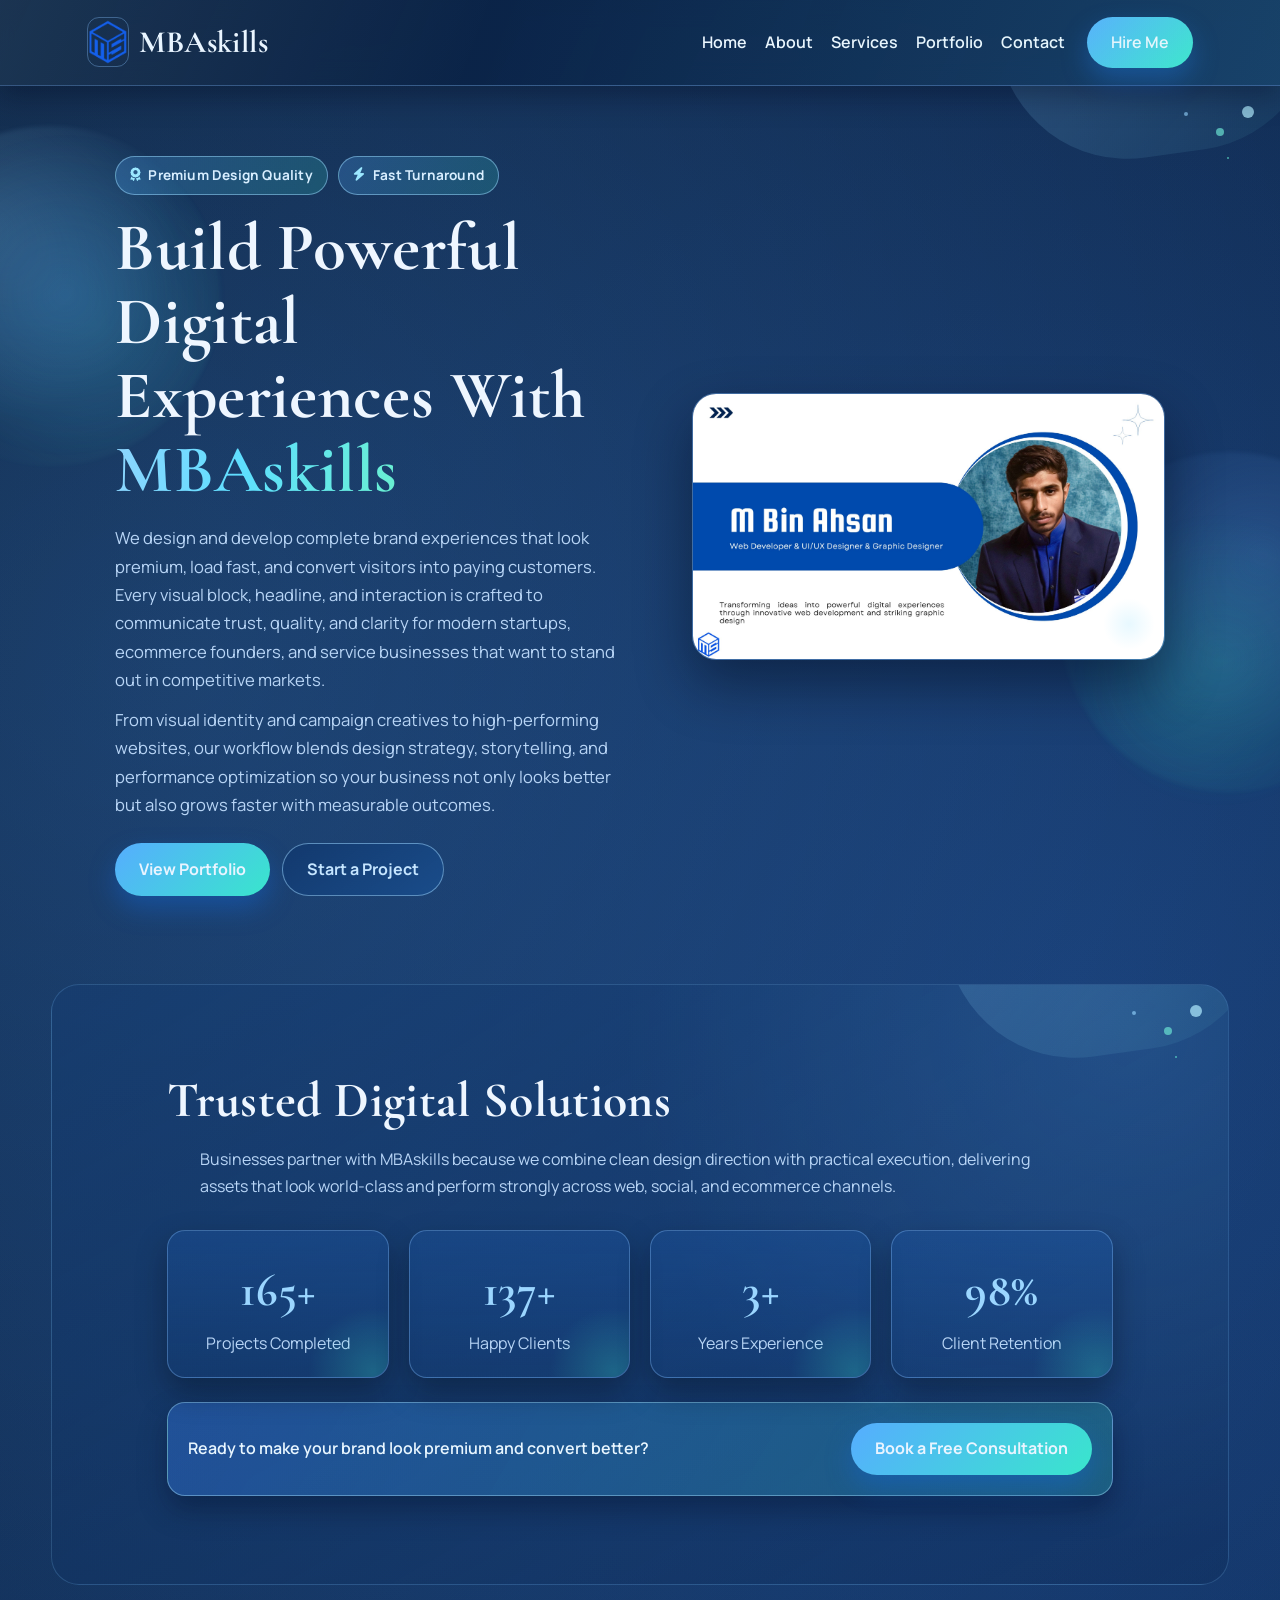
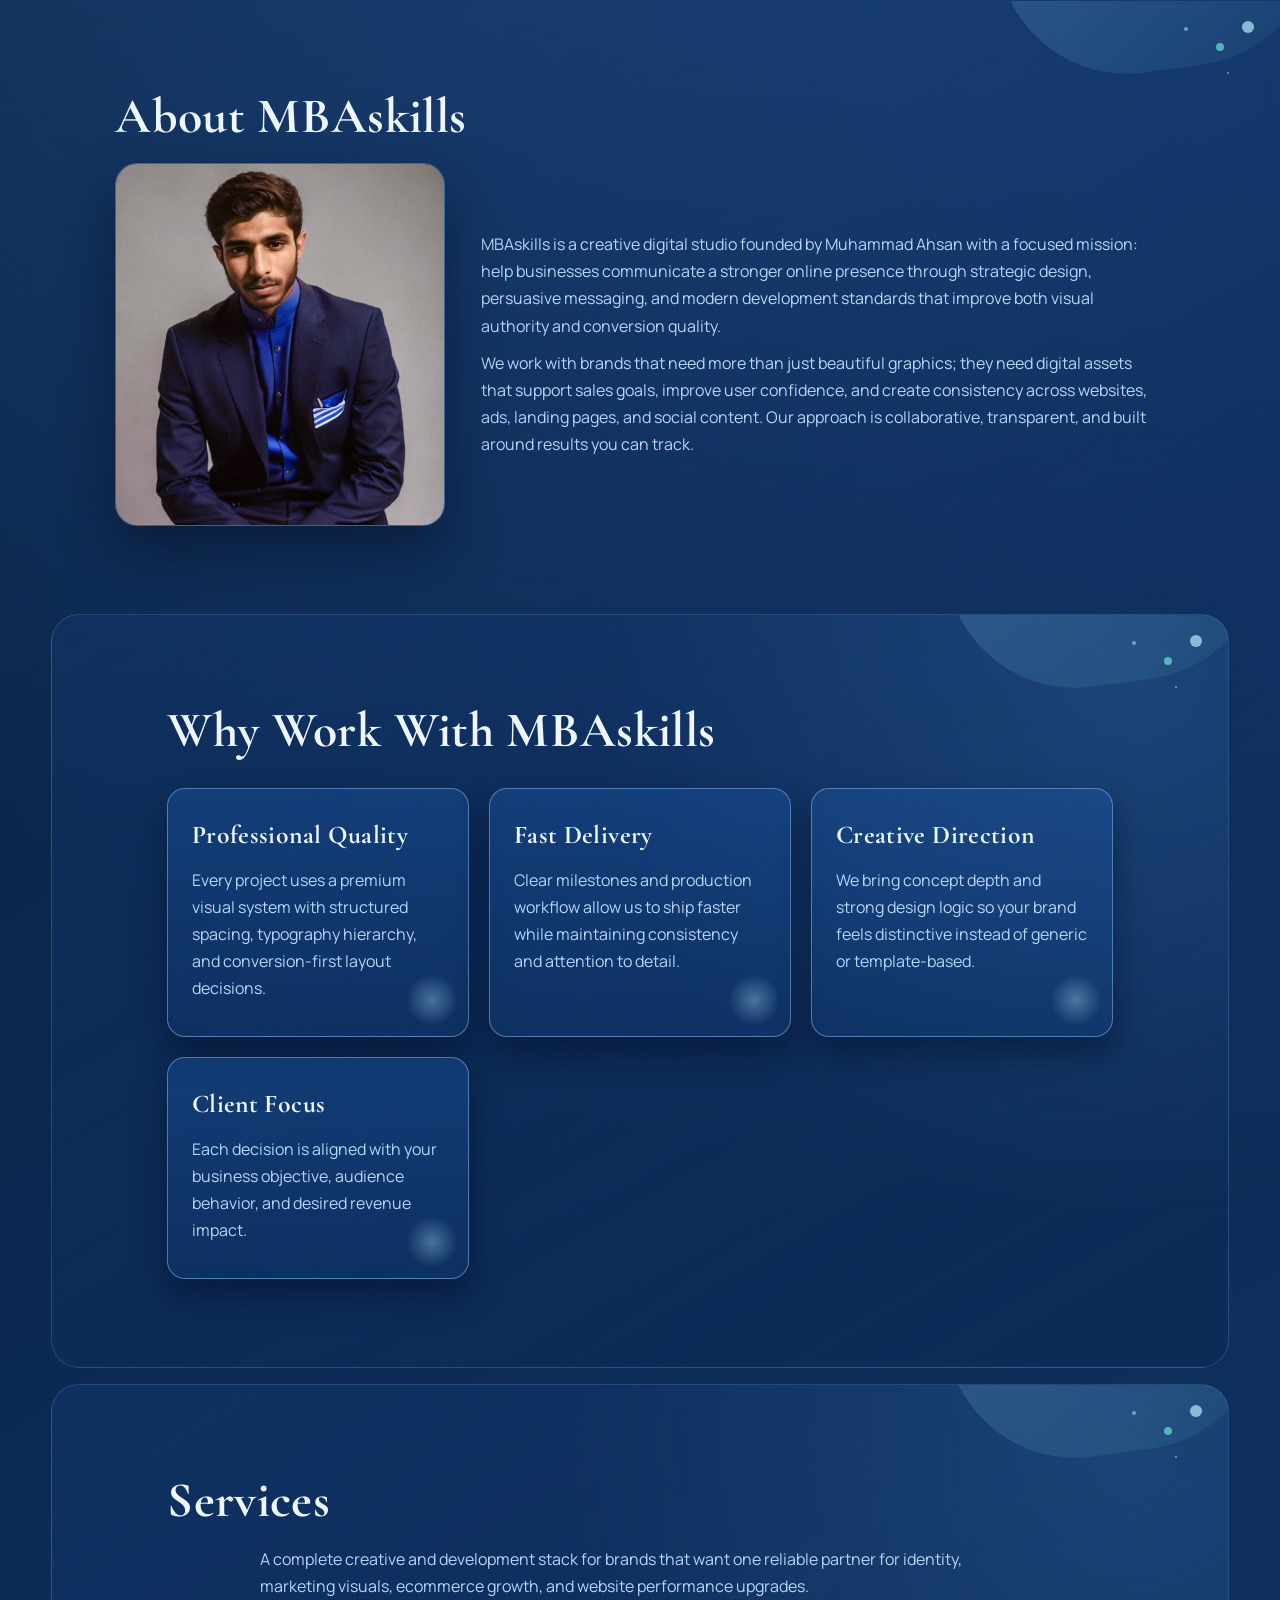
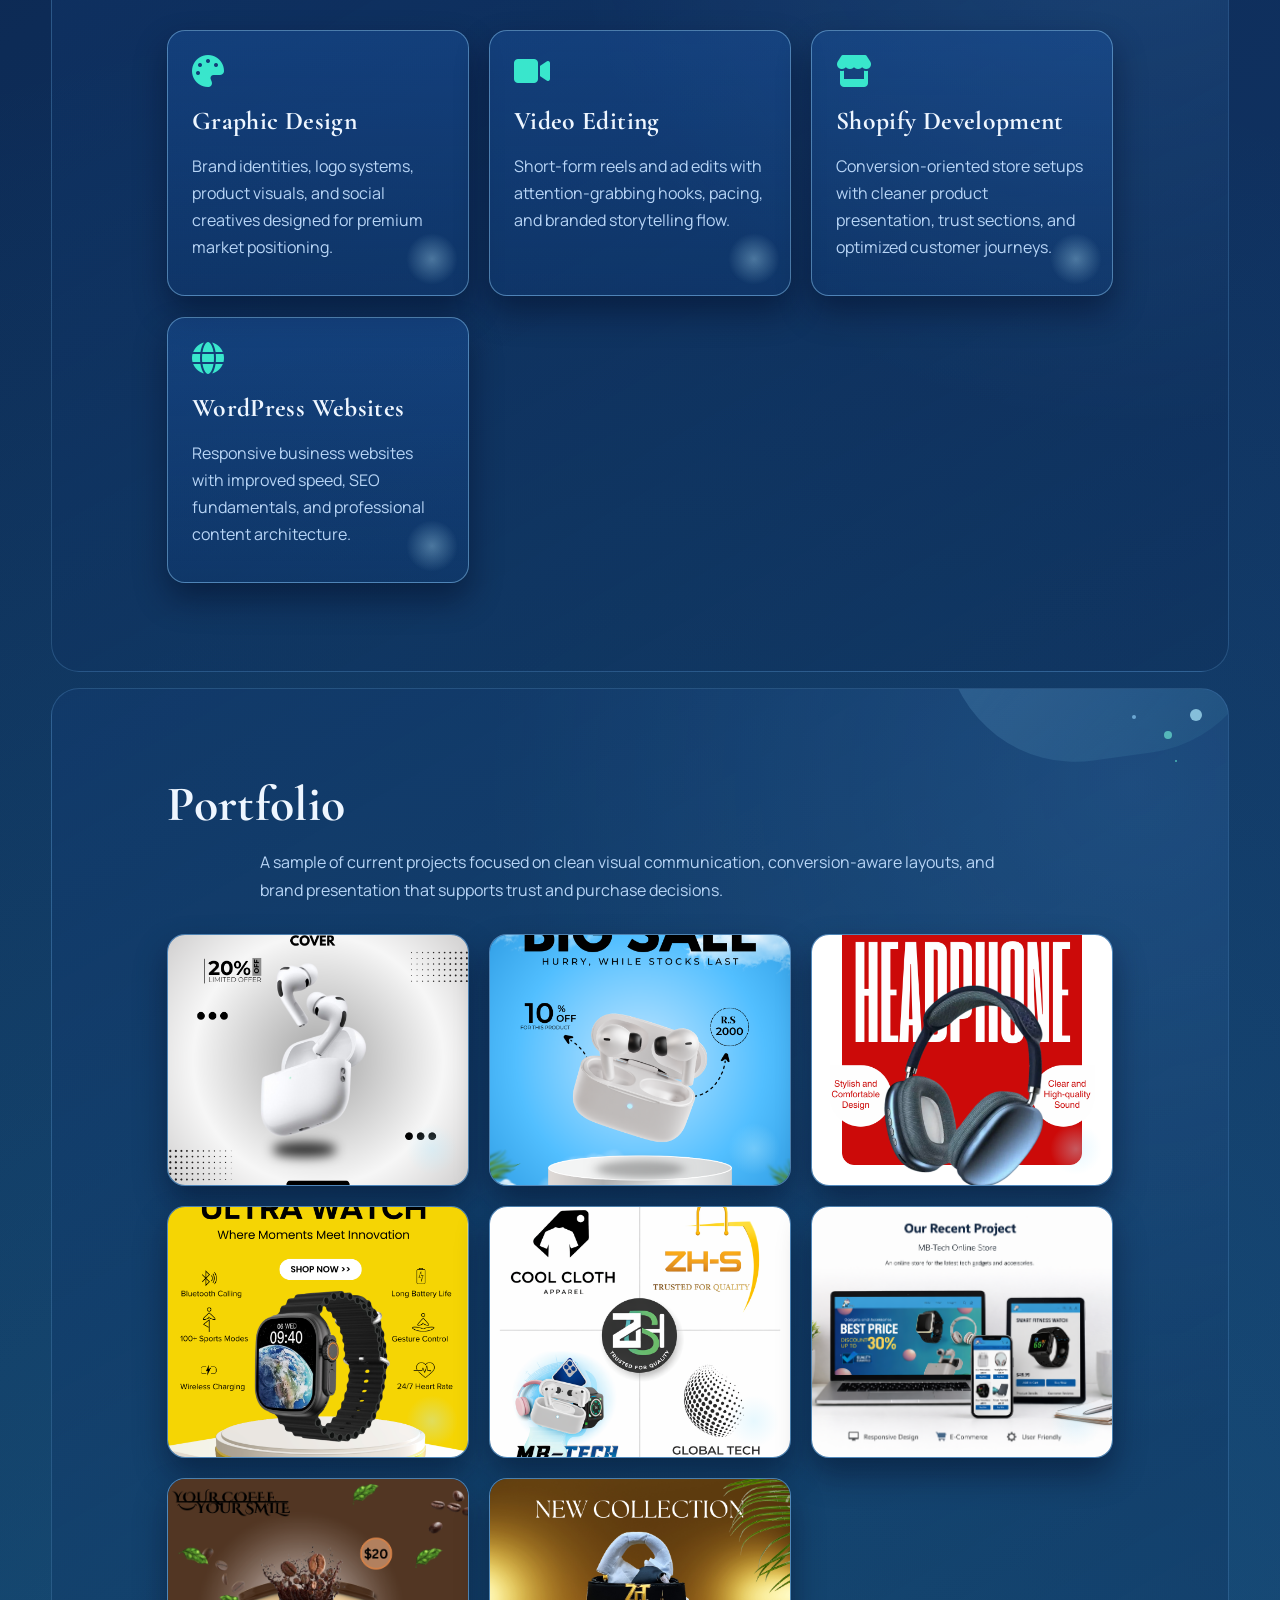
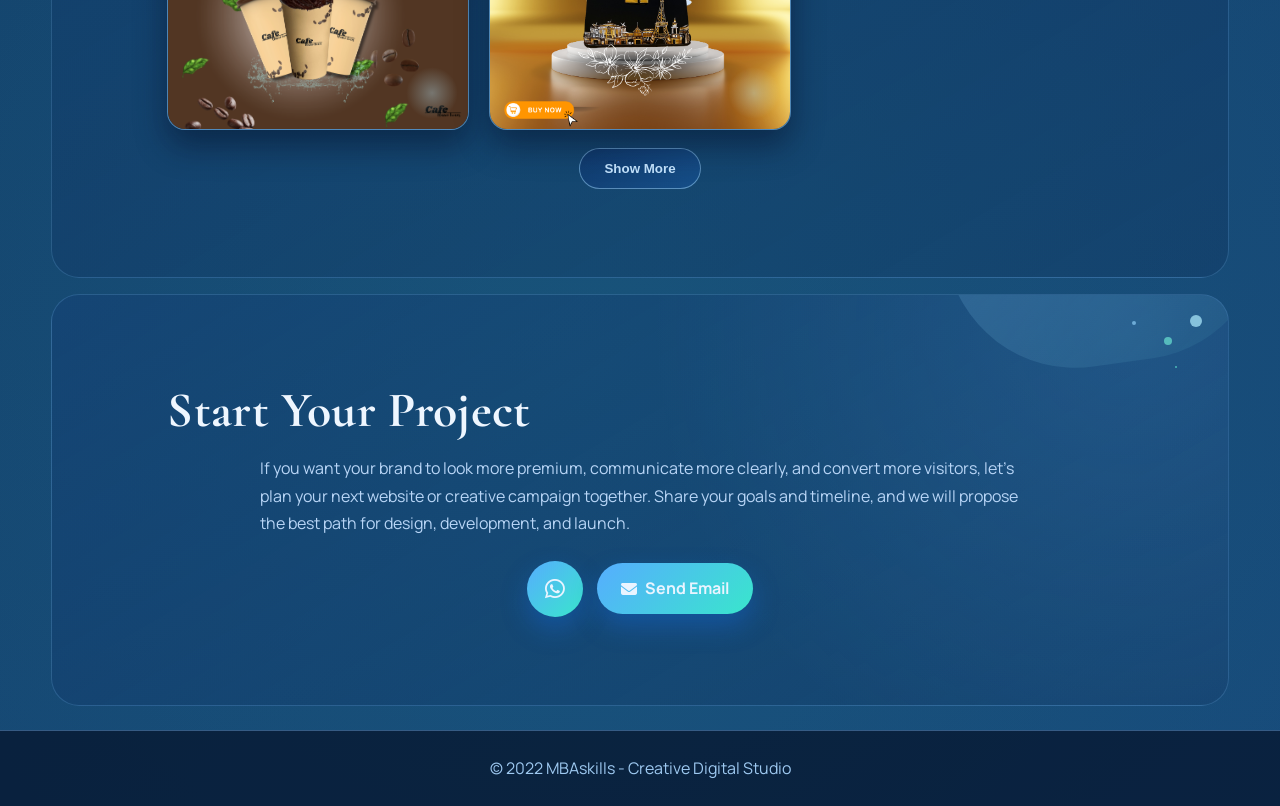
<file: portfolio - Copy/index.html>
<!DOCTYPE html>
<html lang="en">
<head>
<meta charset="UTF-8">
<meta name="viewport" content="width=device-width, initial-scale=1.0">
<title>MBAskills | Creative Portfolio</title>
<link rel="stylesheet" href="style.css?v=11">
<link rel="stylesheet" href="https://cdnjs.cloudflare.com/ajax/libs/font-awesome/6.5.0/css/all.min.css">
</head>
<body>

<div id="preloader" class="preloader" aria-hidden="true">
  <div class="loader-core">
    <div class="logo-loader-wrap" aria-hidden="true">
      <img src="assets/images/logo.png" alt="MBAskills loading logo" class="loader-logo">
      <div class="loader-dots">
        <span class="dot dot1"></span>
        <span class="dot dot2"></span>
        <span class="dot dot3"></span>
        <span class="dot dot4"></span>
      </div>
    </div>
    <h3>MBAskills</h3>
</div>
</div>

<div class="scroll-progress-wrap">
  <span id="scrollProgress" class="scroll-progress"></span>
</div>

<button id="toTopBtn" class="to-top" aria-label="Back to top">
  <i class="fas fa-arrow-up"></i>
</button>

<div class="glow-orb orb-left"></div>
<div class="glow-orb orb-right"></div>

<header class="navbar" aria-label="Main navigation">
  <div class="logo-container">
    <img src="assets/images/logo.png" class="logo-img" alt="MBAskills logo">
    <span class="brand">MBAskills</span>
  </div>

  <button class="nav-toggle" aria-label="Toggle menu" aria-expanded="false" type="button">
    <i class="fas fa-bars"></i>
  </button>

  <nav class="site-nav">
    <ul class="nav-menu">
      <li><a href="#home">Home</a></li>
      <li><a href="#about">About</a></li>
      <li><a href="#services">Services</a></li>
      <li><a href="#portfolio">Portfolio</a></li>
      <li><a href="#contact">Contact</a></li>
    </ul>
  </nav>

  <a href="#contact" class="hire-btn">Hire Me</a>
</header>

<section id="home" class="hero">
  <div class="hero-left">
    <div class="hero-badge-row">
      <span class="hero-badge"><i class="fas fa-award"></i> Premium Design Quality</span>
      <span class="hero-badge"><i class="fas fa-bolt"></i> Fast Turnaround</span>
    </div>

    <h1>Build Powerful Digital Experiences With <span>MBAskills</span></h1>

    <p>
      We design and develop complete brand experiences that look premium, load fast, and convert visitors into paying customers.
      Every visual block, headline, and interaction is crafted to communicate trust, quality, and clarity for modern startups,
      ecommerce founders, and service businesses that want to stand out in competitive markets.
    </p>

    <p>
      From visual identity and campaign creatives to high-performing websites, our workflow blends design strategy,
      storytelling, and performance optimization so your business not only looks better but also grows faster with measurable outcomes.
    </p>

    <div class="hero-buttons">
      <a href="#portfolio" class="btn-primary">View Portfolio</a>
      <a href="#contact" class="btn-secondary">Start a Project</a>
    </div>
  </div>

  <div class="hero-right">
    <img src="assets/images/hero.jpg" alt="Creative work showcase" class="tilt-card tilt-strong">
  </div>
</section>

<section class="trust">
  <h2>Trusted Digital Solutions</h2>
  <p class="section-intro">
    Businesses partner with MBAskills because we combine clean design direction with practical execution,
    delivering assets that look world-class and perform strongly across web, social, and ecommerce channels.
  </p>

  <div class="trust-grid">
    <div>
      <h3 class="counter" data-target="165">0+</h3>
      <p>Projects Completed</p>
    </div>
    <div>
      <h3 class="counter" data-target="137">0+</h3>
      <p>Happy Clients</p>
    </div>
    <div>
      <h3 class="counter" data-target="3">0+</h3>
      <p>Years Experience</p>
    </div>
    <div>
      <h3 class="counter percent" data-target="98">0%</h3>
      <p>Client Retention</p>
    </div>
  </div>

  <div class="client-strip">
    <p>Ready to make your brand look premium and convert better?</p>
    <a href="#contact" class="btn-primary">Book a Free Consultation</a>
  </div>
</section>

<section id="about" class="about">
  <h2>About MBAskills</h2>

  <div class="about-container">
    <img src="assets/images/about.jpg" alt="Muhammad Ahsan" class="tilt-card">

    <div>
      <p>
        MBAskills is a creative digital studio founded by Muhammad Ahsan with a focused mission:
        help businesses communicate a stronger online presence through strategic design, persuasive messaging,
        and modern development standards that improve both visual authority and conversion quality.
      </p>

      <p>
        We work with brands that need more than just beautiful graphics; they need digital assets that support sales goals,
        improve user confidence, and create consistency across websites, ads, landing pages, and social content.
        Our approach is collaborative, transparent, and built around results you can track.
      </p>
    </div>
  </div>
</section>

<section class="benefits">
  <h2>Why Work With MBAskills</h2>

  <div class="benefit-grid">
    <div class="benefit-card tilt-card">
      <h3>Professional Quality</h3>
      <p>Every project uses a premium visual system with structured spacing, typography hierarchy, and conversion-first layout decisions.</p>
    </div>

    <div class="benefit-card tilt-card">
      <h3>Fast Delivery</h3>
      <p>Clear milestones and production workflow allow us to ship faster while maintaining consistency and attention to detail.</p>
    </div>

    <div class="benefit-card tilt-card">
      <h3>Creative Direction</h3>
      <p>We bring concept depth and strong design logic so your brand feels distinctive instead of generic or template-based.</p>
    </div>

    <div class="benefit-card tilt-card">
      <h3>Client Focus</h3>
      <p>Each decision is aligned with your business objective, audience behavior, and desired revenue impact.</p>
    </div>
  </div>
</section>

<section id="services" class="services">
  <h2>Services</h2>
  <p class="section-intro">
    A complete creative and development stack for brands that want one reliable partner for identity, marketing visuals,
    ecommerce growth, and website performance upgrades.
  </p>

  <div class="service-grid">
    <div class="service-card tilt-card">
      <i class="fas fa-palette"></i>
      <h3>Graphic Design</h3>
      <p>Brand identities, logo systems, product visuals, and social creatives designed for premium market positioning.</p>
    </div>

    <div class="service-card tilt-card">
      <i class="fas fa-video"></i>
      <h3>Video Editing</h3>
      <p>Short-form reels and ad edits with attention-grabbing hooks, pacing, and branded storytelling flow.</p>
    </div>

    <div class="service-card tilt-card">
      <i class="fas fa-store"></i>
      <h3>Shopify Development</h3>
      <p>Conversion-oriented store setups with cleaner product presentation, trust sections, and optimized customer journeys.</p>
    </div>

    <div class="service-card tilt-card">
      <i class="fas fa-globe"></i>
      <h3>WordPress Websites</h3>
      <p>Responsive business websites with improved speed, SEO fundamentals, and professional content architecture.</p>
    </div>
  </div>
</section>

<section id="portfolio" class="portfolio">
  <h2>Portfolio</h2>
  <p class="section-intro">
    A sample of current projects focused on clean visual communication, conversion-aware layouts,
    and brand presentation that supports trust and purchase decisions.
  </p>

  <div class="portfolio-grid" id="homePortfolioGrid">
    <article class="portfolio-media tilt-card"><img src="assets/images/1.png" alt="Portfolio image 1" loading="lazy"></article>
    <article class="portfolio-media tilt-card"><img src="assets/images/2.png" alt="Portfolio image 2" loading="lazy"></article>
    <article class="portfolio-media tilt-card"><img src="assets/images/3.png" alt="Portfolio image 3" loading="lazy"></article>
    <article class="portfolio-media tilt-card"><img src="assets/images/4.png" alt="Portfolio image 4" loading="lazy"></article>
    <article class="portfolio-media tilt-card"><img src="assets/images/project1.jpg" alt="Portfolio image 5" loading="lazy"></article>
    <article class="portfolio-media tilt-card"><img src="assets/images/project2.jpg" alt="Portfolio image 6" loading="lazy"></article>
    <article class="portfolio-media tilt-card"><img src="assets/images/project3.jpg" alt="Portfolio image 7" loading="lazy"></article>
    <article class="portfolio-media tilt-card"><img src="assets/images/project4.jpg" alt="Portfolio image 8" loading="lazy"></article>

    <article class="portfolio-media tilt-card portfolio-more"><img src="assets/images/project5.jpg" alt="Portfolio image 9" loading="lazy"></article>
    <article class="portfolio-media tilt-card portfolio-more"><img src="assets/images/project6.jpg" alt="Portfolio image 10" loading="lazy"></article>
    <article class="portfolio-media tilt-card portfolio-more"><img src="assets/images/project7.jpg" alt="Portfolio image 11" loading="lazy"></article>
    <article class="portfolio-media tilt-card portfolio-more"><img src="assets/images/Black and Green Modern T-Shirt Fashion Instagram Post.png" alt="Portfolio image 12" loading="lazy"></article>
    <article class="portfolio-media tilt-card portfolio-more"><img src="assets/images/ChatGPT Image Mar 6, 2026, 04_37_47 PM.png" alt="Portfolio image 13" loading="lazy"></article>
    <article class="portfolio-media tilt-card portfolio-more"><img src="assets/images/Gemini_Generated_Image_2u78ht2u78ht2u78.png" alt="Portfolio image 14" loading="lazy"></article>
    <article class="portfolio-media tilt-card portfolio-more"><img src="assets/images/purple modern game instagram post.jpg" alt="Portfolio image 15" loading="lazy"></article>
    <article class="portfolio-media tilt-card portfolio-more"><img src="assets/images/Red White Bold Modern Shoes Brand Desktop Prototype.png" alt="Portfolio image 16" loading="lazy"></article>
    <article class="portfolio-media tilt-card portfolio-more"><img src="assets/images/2275-86-705799-product-1.webp" alt="Portfolio image 17" loading="lazy"></article>
    <article class="portfolio-media tilt-card portfolio-more"><img src="assets/images/kitandace.webp" alt="Portfolio image 18" loading="lazy"></article>
  </div>

  <div class="portfolio-actions">
    <button class="btn-secondary portfolio-toggle-btn" type="button" aria-expanded="false">Show More</button>
  </div>
</section>

<section id="contact" class="contact">
  <h2>Start Your Project</h2>
  <p>
    If you want your brand to look more premium, communicate more clearly, and convert more visitors,
    let's plan your next website or creative campaign together. Share your goals and timeline,
    and we will propose the best path for design, development, and launch.
  </p>

  <div class="contact-buttons">
    <a href="https://wa.me/+923264088500" class="floating-whatsapp" aria-label="Chat on WhatsApp">
      <i class="fab fa-whatsapp"></i>
    </a>

    <a href="mailto:mbinahsan5@gmail.com" class="btn-email">
      <i class="fas fa-envelope"></i> Send Email
    </a>
  </div>
</section>

<footer>
  <p>&copy; 2022 MBAskills - Creative Digital Studio</p>
</footer>

<script src="script.js?v=8"></script>
</body>
</html>
</file>
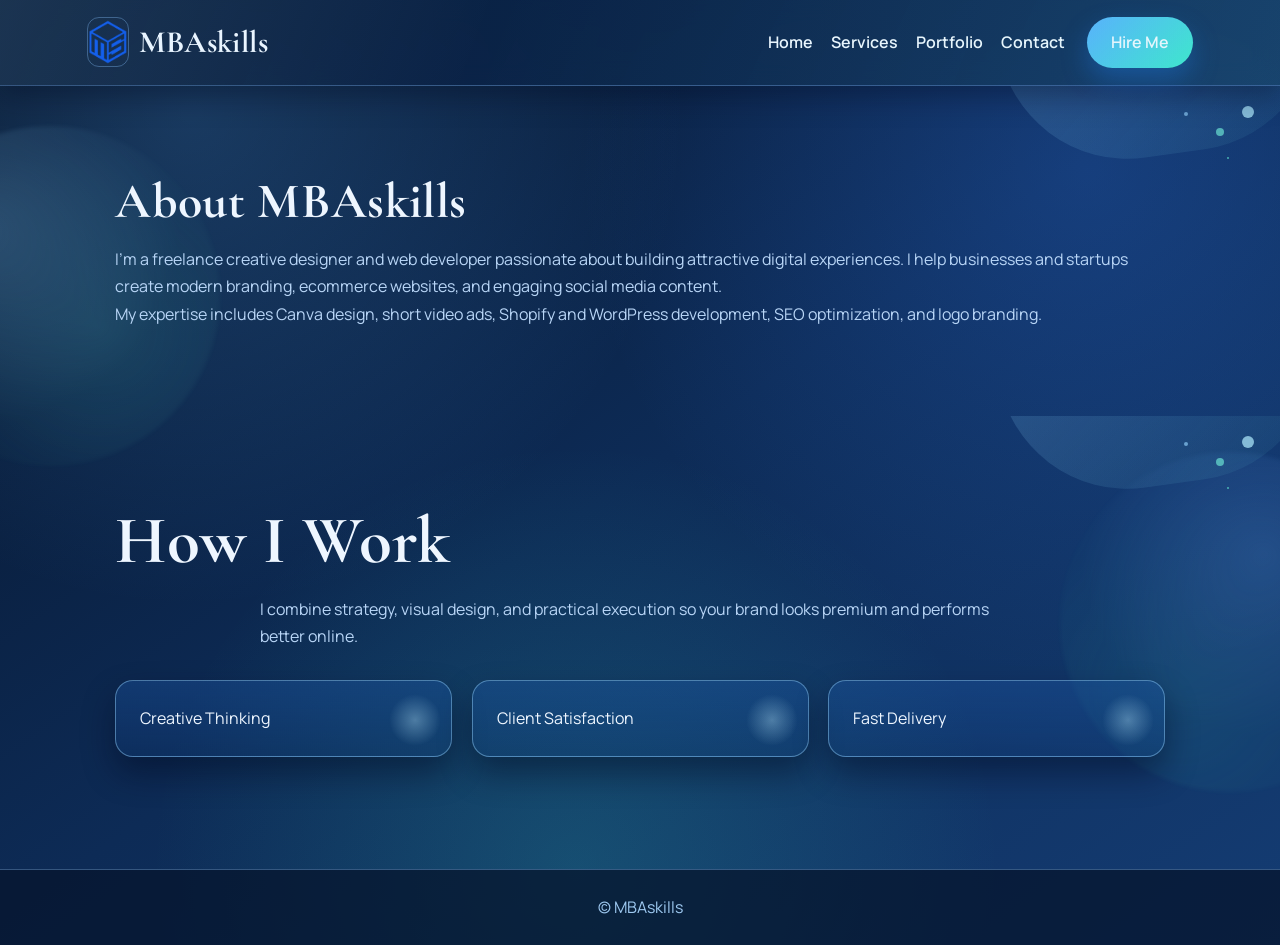
<file: portfolio - Copy/about.html>
<!DOCTYPE html>
<html lang="en">
<head>
<meta charset="UTF-8">
<meta name="viewport" content="width=device-width, initial-scale=1.0">
<title>About | MBAskills</title>
<link rel="stylesheet" href="style.css?v=11">
<link rel="stylesheet" href="https://cdnjs.cloudflare.com/ajax/libs/font-awesome/6.5.0/css/all.min.css">
</head>
<body>

<header class="navbar" aria-label="Main navigation">
  <div class="logo-container">
    <img src="assets/images/logo.png" class="logo-img" alt="MBAskills logo">
    <span class="brand">MBAskills</span>
  </div>

  <button class="nav-toggle" aria-label="Toggle menu" aria-expanded="false" type="button">
    <i class="fas fa-bars"></i>
  </button>

  <nav class="site-nav">
    <ul class="nav-menu">
      <li><a href="index.html">Home</a></li>
      <li><a href="services.html">Services</a></li>
      <li><a href="portfolio.html">Portfolio</a></li>
      <li><a href="contact.html">Contact</a></li>
    </ul>
  </nav>

  <a href="contact.html" class="hire-btn">Hire Me</a>
</header>

<section id="about" class="about">
  <h2>About MBAskills</h2>

  <p>
    I'm a freelance creative designer and web developer passionate about building attractive digital experiences.
    I help businesses and startups create modern branding, ecommerce websites, and engaging social media content.
  </p>

  <p>
    My expertise includes Canva design, short video ads, Shopify and WordPress development, SEO optimization,
    and logo branding.
  </p>
</section>

<section class="container page">
  <h1>How I Work</h1>

  <p>
    I combine strategy, visual design, and practical execution so your brand looks premium and performs better online.
  </p>

  <div class="cards">
    <div class="card">Creative Thinking</div>
    <div class="card">Client Satisfaction</div>
    <div class="card">Fast Delivery</div>
  </div>
</section>

<footer>
  <p>&copy; MBAskills</p>
</footer>

<script src="script.js?v=8"></script>
</body>
</html>
</file>
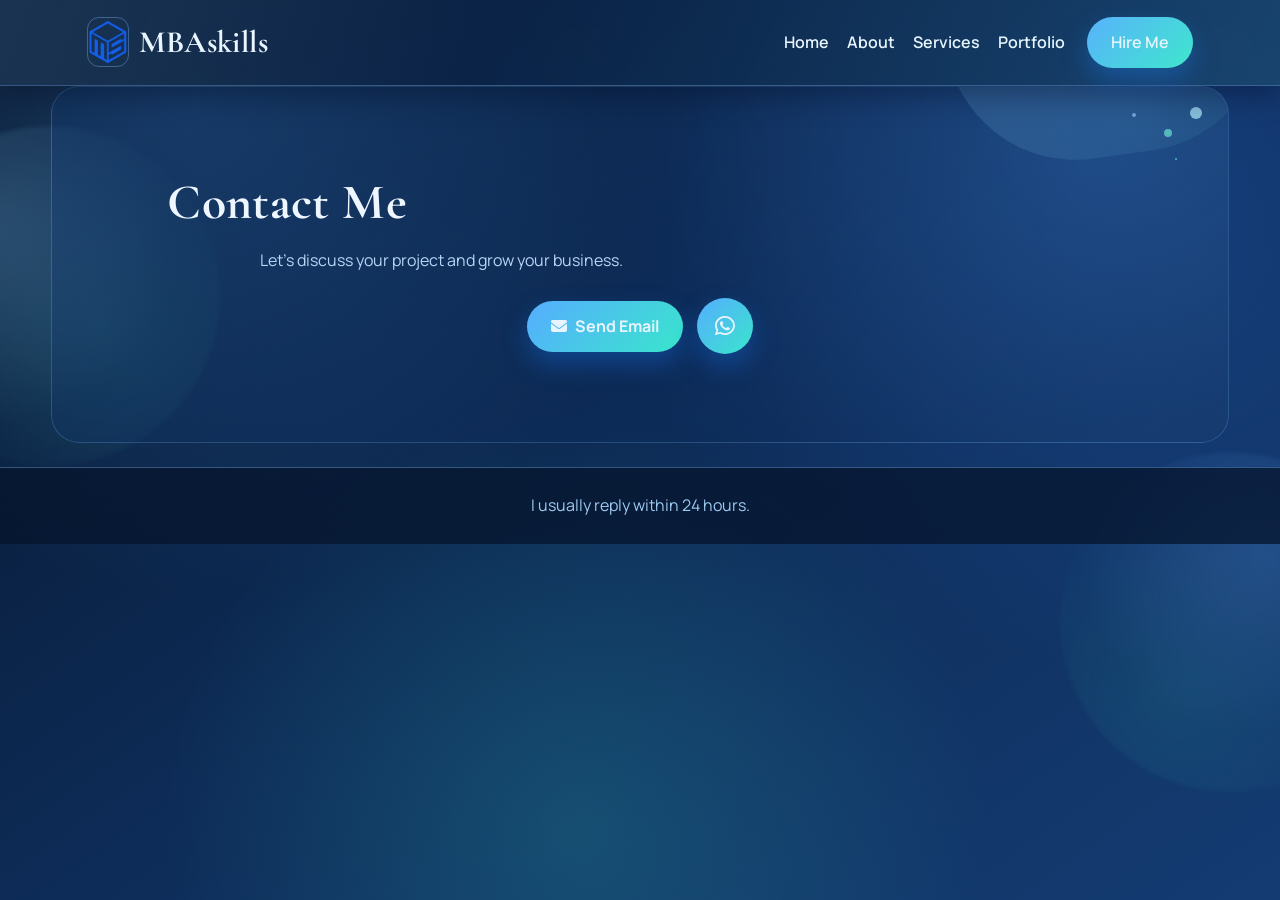
<file: portfolio - Copy/contact.html>
<!DOCTYPE html>
<html lang="en">
<head>
<meta charset="UTF-8">
<meta name="viewport" content="width=device-width, initial-scale=1.0">
<title>Contact | MBAskills</title>
<link rel="stylesheet" href="style.css?v=11">
<link rel="stylesheet" href="https://cdnjs.cloudflare.com/ajax/libs/font-awesome/6.5.0/css/all.min.css">
</head>
<body>

<header class="navbar" aria-label="Main navigation">
  <div class="logo-container">
    <img src="assets/images/logo.png" class="logo-img" alt="MBAskills logo">
    <span class="brand">MBAskills</span>
  </div>

  <button class="nav-toggle" aria-label="Toggle menu" aria-expanded="false" type="button">
    <i class="fas fa-bars"></i>
  </button>

  <nav class="site-nav">
    <ul class="nav-menu">
      <li><a href="index.html">Home</a></li>
      <li><a href="about.html">About</a></li>
      <li><a href="services.html">Services</a></li>
      <li><a href="portfolio.html">Portfolio</a></li>
    </ul>
  </nav>

  <a href="contact.html" class="hire-btn">Hire Me</a>
</header>

<section id="contact" class="contact">
  <h2>Contact Me</h2>
  <p>Let's discuss your project and grow your business.</p>

  <div class="contact-buttons">
    <a class="btn-email" href="mailto:mbinahsan5@gmail.com">
      <i class="fas fa-envelope"></i> Send Email
    </a>

    <a class="floating-whatsapp" href="https://wa.me/923264088500" target="_blank" rel="noopener noreferrer" aria-label="Chat on WhatsApp">
      <i class="fab fa-whatsapp"></i>
    </a>
  </div>
</section>

<footer>
  <p>I usually reply within 24 hours.</p>
</footer>

<script src="script.js?v=8"></script>
</body>
</html>
</file>
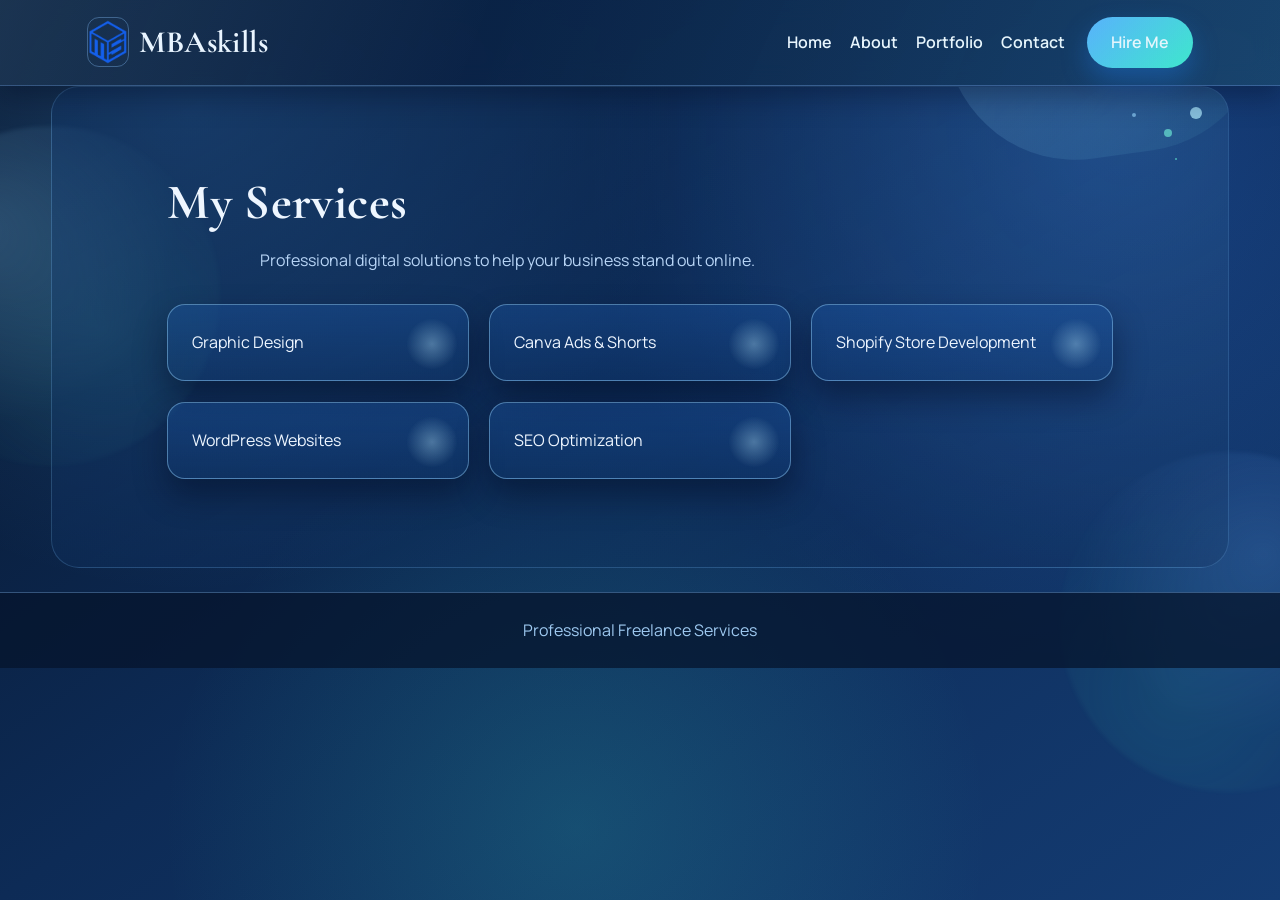
<file: portfolio - Copy/services.html>
<!DOCTYPE html>
<html lang="en">
<head>
<meta charset="UTF-8">
<meta name="viewport" content="width=device-width, initial-scale=1.0">
<title>Services | MBAskills</title>
<link rel="stylesheet" href="style.css?v=11">
<link rel="stylesheet" href="https://cdnjs.cloudflare.com/ajax/libs/font-awesome/6.5.0/css/all.min.css">
</head>
<body>

<header class="navbar" aria-label="Main navigation">
  <div class="logo-container">
    <img src="assets/images/logo.png" class="logo-img" alt="MBAskills logo">
    <span class="brand">MBAskills</span>
  </div>

  <button class="nav-toggle" aria-label="Toggle menu" aria-expanded="false" type="button">
    <i class="fas fa-bars"></i>
  </button>

  <nav class="site-nav">
    <ul class="nav-menu">
      <li><a href="index.html">Home</a></li>
      <li><a href="about.html">About</a></li>
      <li><a href="portfolio.html">Portfolio</a></li>
      <li><a href="contact.html">Contact</a></li>
    </ul>
  </nav>

  <a href="contact.html" class="hire-btn">Hire Me</a>
</header>

<section id="services" class="services">
  <h2>My Services</h2>
  <p class="section-desc">
    Professional digital solutions to help your business stand out online.
  </p>

  <div class="cards">
    <div class="card">Graphic Design</div>
    <div class="card">Canva Ads & Shorts</div>
    <div class="card">Shopify Store Development</div>
    <div class="card">WordPress Websites</div>
    <div class="card">SEO Optimization</div>
  </div>
</section>

<footer>
  <p>Professional Freelance Services</p>
</footer>

<script src="script.js?v=8"></script>
</body>
</html>
</file>
<file: portfolio - Copy/style.css>
@import url("https://fonts.googleapis.com/css2?family=Cormorant+Garamond:wght@500;600;700&family=Manrope:wght@400;500;600;700&display=swap");

:root {
  --bg-dark: #061327;
  --bg-mid: #0d2b56;
  --bg-soft: #1a4b88;
  --surface: rgba(16, 63, 128, 0.26);
  --surface-strong: rgba(28, 88, 169, 0.38);
  --line: rgba(134, 191, 255, 0.36);
  --text-main: #eef6ff;
  --text-muted: #b8d5f6;
  --blue-accent: #56adff;
  --blue-strong: #2d7ff9;
  --aqua-accent: #39e6cc;
  --aqua-strong: #18c4ae;
  --shadow: 0 24px 55px rgba(2, 10, 30, 0.48);
}

* {
  margin: 0;
  padding: 0;
  box-sizing: border-box;
}

html {
  scroll-behavior: smooth;
}

body {
  font-family: "Manrope", "Segoe UI", sans-serif;
  color: var(--text-main);
  line-height: 1.7;
  min-height: 100vh;
  background:
    radial-gradient(circle at 15% 12%, rgba(86, 173, 255, 0.22), transparent 36%),
    radial-gradient(circle at 85% 18%, rgba(51, 124, 248, 0.24), transparent 38%),
    radial-gradient(circle at 45% 92%, rgba(57, 230, 204, 0.16), transparent 38%),
    linear-gradient(145deg, var(--bg-dark), var(--bg-mid), #143c73);
  overflow-x: hidden;
}

h1,
h2,
h3,
.logo,
.brand {
  font-family: "Cormorant Garamond", Georgia, serif;
  letter-spacing: 0.35px;
}

p,
a,
li {
  color: var(--text-muted);
}

img {
  max-width: 100%;
  display: block;
}

.preloader {
  position: fixed;
  inset: 0;
  z-index: 3000;
  display: grid;
  place-items: center;
  background: radial-gradient(circle at center, #143c73, #061327);
  transition: opacity 0.45s ease, visibility 0.45s ease;
}

.preloader.hidden {
  opacity: 0;
  visibility: hidden;
}

.loader-core {
  text-align: center;
}

.logo-loader-wrap {
  position: relative;
  width: 120px;
  height: 120px;
  margin: 0 auto 14px;
  display: grid;
  place-items: center;
}

.loader-logo {
  width: 76px;
  height: 76px;
  border-radius: 18px;
  border: 2px solid rgba(255, 255, 255, 0.28);
  box-shadow: 0 0 0 8px rgba(57, 230, 204, 0.1), 0 10px 20px rgba(0, 0, 0, 0.35);
  animation: logoFloat 1.6s ease-in-out infinite;
}

.loader-dots {
  position: absolute;
  inset: 0;
  border-radius: 50%;
  animation: orbitSpin 1.15s linear infinite;
}

.dot {
  position: absolute;
  width: 14px;
  height: 14px;
  border-radius: 50%;
  box-shadow: 0 0 14px rgba(255, 255, 255, 0.45);
  animation: dotPulse 0.95s ease-in-out infinite;
}

.dot1 {
  left: calc(50% - 7px);
  top: 2px;
  background: #56adff;
}

.dot2 {
  right: 2px;
  top: calc(50% - 7px);
  background: #39e6cc;
}

.dot3 {
  left: calc(50% - 7px);
  bottom: 2px;
  background: #9fcfff;
}

.dot4 {
  left: 2px;
  top: calc(50% - 7px);
  background: #17c5af;
}

.loader-core h3 {
  font-size: 2rem;
  color: var(--text-main);
}

.loader-core p {
  color: #a6cbf5;
}

.scroll-progress-wrap {
  position: fixed;
  top: 0;
  left: 0;
  width: 100%;
  height: 4px;
  z-index: 2500;
}

.scroll-progress {
  display: block;
  width: 0%;
  height: 100%;
  background: linear-gradient(90deg, #4db5ff, var(--aqua-accent), #1f7fff);
  box-shadow: 0 3px 12px rgba(61, 164, 255, 0.7);
}

.glow-orb {
  position: fixed;
  border-radius: 50%;
  pointer-events: none;
  filter: blur(2px);
  opacity: 0.42;
  z-index: -1;
}

.orb-left {
  width: 350px;
  height: 350px;
  left: -110px;
  top: 120px;
  background: radial-gradient(circle, rgba(67, 167, 255, 0.46), transparent 66%);
}

.orb-right {
  width: 320px;
  height: 320px;
  right: -100px;
  bottom: 80px;
  background: radial-gradient(circle, rgba(57, 230, 204, 0.36), transparent 66%);
}

.to-top {
  position: fixed;
  right: 22px;
  bottom: 24px;
  width: 48px;
  height: 48px;
  border-radius: 50%;
  border: 1px solid var(--line);
  background: linear-gradient(145deg, #2f83fd, var(--aqua-strong));
  color: white;
  cursor: pointer;
  z-index: 1600;
  opacity: 0;
  visibility: hidden;
  transform: translateY(12px);
  transition: all 0.25s ease;
}

.to-top.visible {
  opacity: 1;
  visibility: visible;
  transform: translateY(0);
}

.navbar {
  position: sticky;
  top: 0;
  z-index: 1200;
  display: flex;
  justify-content: space-between;
  align-items: center;
  gap: 18px;
  padding: 16px 6.8%;
  background: rgba(7, 26, 54, 0.78);
  border-bottom: 1px solid var(--line);
  backdrop-filter: blur(12px);
}

.logo-container {
  display: flex;
  align-items: center;
  gap: 11px;
}

.logo-img {
  height: 50px;
  width: auto;
  border-radius: 12px;
  border: 1px solid var(--line);
}

.logo,
.brand {
  color: var(--text-main);
  font-size: 31px;
  font-weight: 700;
}

.navbar ul {
  list-style: none;
  display: flex;
  align-items: center;
  gap: 24px;
}

.navbar a {
  text-decoration: none;
  color: var(--text-main);
  font-weight: 600;
  transition: color 0.25s ease;
}

.navbar a:hover {
  color: var(--aqua-accent);
}

.hire-btn,
.btn,
.btn-primary,
.btn-secondary,
.btn-email,
.btn-whatsapp,
.whatsapp,
.floating-whatsapp {
  display: inline-flex;
  align-items: center;
  justify-content: center;
  gap: 8px;
  text-decoration: none;
  padding: 12px 24px;
  border-radius: 999px;
  font-weight: 700;
  transition: transform 0.22s ease, box-shadow 0.22s ease;
}

.hire-btn,
.btn-primary,
.btn-email,
.btn,
.whatsapp,
.floating-whatsapp {
  color: #e9f4ff;
  background: linear-gradient(135deg, #56adff, var(--aqua-accent), #2c7df5);
  box-shadow: 0 12px 26px rgba(20, 101, 206, 0.46);
}

.btn-secondary {
  border: 1px solid var(--line);
  color: #c5e5ff;
  background: rgba(14, 53, 108, 0.42);
}

.hire-btn:hover,
.btn:hover,
.btn-primary:hover,
.btn-secondary:hover,
.btn-email:hover,
.btn-whatsapp:hover,
.whatsapp:hover,
.floating-whatsapp:hover {
  transform: translateY(-2px);
  box-shadow: 0 16px 34px rgba(0, 0, 0, 0.42);
}

section,
.container.page,
.about,
.portfolio,
.services,
.contact,
.trust,
.benefits,
.features,
.showcase {
  padding: 88px 9%;
  position: relative;
}

h1,
h2 {
  color: var(--text-main);
  line-height: 1.1;
  margin-bottom: 18px;
}

h1 {
  font-size: clamp(2.15rem, 5.3vw, 4.2rem);
}

h2 {
  font-size: clamp(1.9rem, 4.3vw, 3.1rem);
}

.section-intro {
  max-width: 880px;
  margin: 0 auto;
}

.hero {
  display: grid;
  grid-template-columns: 1fr 0.92fr;
  align-items: center;
  gap: 62px;
  min-height: calc(100vh - 94px);
  padding-top: 70px;
}

.hero h1 span {
  color: #8bcbff;
}

.hero p {
  max-width: 690px;
  font-size: 1.04rem;
  margin-bottom: 12px;
}

.hero-buttons {
  margin-top: 24px;
  display: flex;
  flex-wrap: wrap;
  gap: 12px;
}

.hero-right img,
.hero-img img {
  border-radius: 24px;
  border: 1px solid var(--line);
  box-shadow: var(--shadow);
}

.about-container {
  display: grid;
  grid-template-columns: 330px 1fr;
  gap: 36px;
  align-items: center;
  margin-top: 20px;
}

.about-container img {
  border-radius: 22px;
  border: 1px solid var(--line);
  box-shadow: var(--shadow);
}

.about-container p,
.section-desc,
.page p,
.contact p,
.portfolio p,
.services p,
.features p,
.benefits p,
.showcase p {
  color: var(--text-muted);
  max-width: 760px;
  margin: 10px auto;
}

.trust-grid,
.benefit-grid,
.service-grid,
.cards,
.portfolio-grid,
.gallery,
.feature-grid,
.showcase-grid {
  margin-top: 30px;
  display: grid;
  gap: 20px;
}

.trust-grid {
  grid-template-columns: repeat(auto-fit, minmax(170px, 1fr));
  text-align: center;
}

.trust-grid > div {
  position: relative;
  overflow: hidden;
  background: linear-gradient(180deg, rgba(28, 88, 169, 0.36), rgba(16, 63, 128, 0.2));
  border: 1px solid var(--line);
  border-radius: 18px;
  padding: 20px;
  box-shadow: 0 14px 30px rgba(0, 7, 20, 0.36);
}

.trust-grid > div::after {
  content: "";
  position: absolute;
  inset: auto -50px -60px auto;
  width: 130px;
  height: 130px;
  border-radius: 50%;
  background: radial-gradient(circle, rgba(57, 230, 204, 0.24), transparent 70%);
}

.trust-grid h3 {
  font-size: clamp(2rem, 4.2vw, 2.9rem);
  color: #9bd6ff;
}

.benefit-grid,
.service-grid,
.cards,
.portfolio-grid,
.feature-grid,
.showcase-grid {
  grid-template-columns: repeat(auto-fit, minmax(230px, 1fr));
}

.gallery {
  grid-template-columns: repeat(auto-fit, minmax(190px, 1fr));
}

.benefit-card,
.service-card,
.card,
.project,
.feature-card,
.showcase-card,
.portfolio-grid > img,
.gallery img {
  background: linear-gradient(180deg, var(--surface-strong), var(--surface));
  border: 1px solid var(--line);
  border-radius: 18px;
  box-shadow: 0 14px 30px rgba(0, 7, 20, 0.4);
  transition: transform 0.3s ease, box-shadow 0.3s ease;
  transform-style: preserve-3d;
  will-change: transform;
}

.benefit-card,
.service-card,
.card,
.project,
.feature-card,
.showcase-card {
  padding: 24px;
}

.service-card i,
.showcase-card i {
  color: var(--aqua-accent);
  font-size: 2rem;
  margin-bottom: 12px;
}

.benefit-card h3,
.service-card h3,
.project h3,
.feature-card h3,
.showcase-card h3 {
  color: var(--text-main);
  font-size: 1.6rem;
  margin-bottom: 8px;
}

.feature-card,
.showcase-card,
.tilt-card {
  position: relative;
  isolation: isolate;
  overflow: hidden;
}

.feature-card::after,
.showcase-card::after {
  content: "";
  position: absolute;
  width: 140px;
  height: 140px;
  right: -40px;
  top: -50px;
  border-radius: 50%;
  background: radial-gradient(circle, rgba(111, 188, 255, 0.34), transparent 70%);
}

.tilt-card::before {
  content: "";
  position: absolute;
  inset: 0;
  border-radius: inherit;
  background: linear-gradient(120deg, rgba(255, 255, 255, 0.18), transparent 34%, transparent 66%, rgba(57, 230, 204, 0.16));
  opacity: 0;
  transition: opacity 0.3s ease;
  pointer-events: none;
}

.tilt-card:hover::before {
  opacity: 1;
}

.tilt-strong {
  box-shadow: 0 20px 40px rgba(0, 8, 28, 0.48);
}

.portfolio-grid > img,
.gallery img {
  width: 100%;
  height: 250px;
  object-fit: cover;
}

.benefit-card:hover,
.service-card:hover,
.card:hover,
.project:hover,
.feature-card:hover,
.showcase-card:hover,
.portfolio-grid > img:hover,
.gallery img:hover {
  transform: translateY(-7px);
  box-shadow: 0 20px 38px rgba(0, 0, 0, 0.45);
}

.contact-buttons {
  margin-top: 24px;
  display: flex;
  justify-content: center;
  align-items: center;
  gap: 14px;
  flex-wrap: wrap;
}

.floating-whatsapp {
  width: 56px;
  height: 56px;
  padding: 0;
  font-size: 1.4rem;
}

footer {
  margin-top: 24px;
  padding: 24px 10%;
  border-top: 1px solid var(--line);
  background: rgba(6, 20, 44, 0.75);
  text-align: center;
}

footer p {
  color: #9ec9f0;
}

@keyframes riseIn {
  from {
    opacity: 0;
    transform: translateY(20px);
  }
  to {
    opacity: 1;
    transform: translateY(0);
  }
}

@keyframes spin {
  to {
    transform: rotate(360deg);
  }
}

@keyframes orbitSpin {
  to {
    transform: rotate(360deg);
  }
}

@keyframes logoFloat {
  0%, 100% {
    transform: translateY(0);
  }
  50% {
    transform: translateY(-4px);
  }
}

@keyframes dotPulse {
  0%, 100% {
    transform: scale(0.8);
    opacity: 0.8;
  }
  50% {
    transform: scale(1.16);
    opacity: 1;
  }
}
.hero,
.about-container,
.benefit-card,
.service-card,
.feature-card,
.showcase-card,
.portfolio-grid > img,
.gallery img,
.card,
.project {
  animation: riseIn 0.75s ease both;
}

@media (max-width: 992px) {
  .navbar {
    padding-inline: 5%;
  }

  .hero {
    grid-template-columns: 1fr;
    text-align: center;
    min-height: auto;
    gap: 36px;
  }

  .hero-buttons {
    justify-content: center;
  }

  .about-container {
    grid-template-columns: 1fr;
    text-align: center;
  }

  .about-container img {
    margin: 0 auto;
  }

  .navbar ul {
    display: none;
  }
}

@media (max-width: 640px) {
  section,
  .container.page,
  .about,
  .portfolio,
  .services,
  .contact,
  .trust,
  .benefits,
  .features,
  .showcase {
    padding: 72px 6%;
  }

  .hire-btn,
  .btn,
  .btn-primary,
  .btn-secondary,
  .btn-email,
  .btn-whatsapp,
  .whatsapp {
    width: 100%;
  }
}



:root {
  --violet-soft: #7aa8ff;
  --mint-soft: #6ef3d2;
}

.navbar {
  background: linear-gradient(115deg, rgba(8, 27, 56, 0.9), rgba(13, 47, 95, 0.82));
  box-shadow: 0 10px 26px rgba(2, 10, 30, 0.35);
}

.hero h1 span {
  background: linear-gradient(100deg, #8fd5ff 0%, #5edfff 45%, #69f0d1 100%);
  -webkit-background-clip: text;
  background-clip: text;
  color: transparent;
}

.hero-badge-row {
  display: flex;
  flex-wrap: wrap;
  gap: 10px;
  margin-bottom: 16px;
}

.hero-badge {
  display: inline-flex;
  align-items: center;
  gap: 8px;
  padding: 7px 14px;
  border-radius: 999px;
  border: 1px solid rgba(155, 219, 255, 0.5);
  background: linear-gradient(120deg, rgba(85, 167, 255, 0.25), rgba(57, 230, 204, 0.18));
  color: #d8eeff;
  font-size: 0.85rem;
  font-weight: 700;
  letter-spacing: 0.2px;
}

.hero-badge i {
  color: #9be8ff;
}

.hire-btn,
.btn,
.btn-primary,
.btn-email,
.btn-whatsapp,
.whatsapp,
.floating-whatsapp {
  background-size: 200% 200%;
  animation: gradientPulse 7s ease infinite;
}

.btn-secondary {
  background: linear-gradient(145deg, rgba(14, 53, 108, 0.66), rgba(24, 86, 158, 0.52));
  border-color: rgba(162, 217, 255, 0.5);
}

.trust,
.services,
.portfolio,
.contact,
.benefits {
  border-radius: 28px;
  margin-inline: 4%;
  margin-bottom: 16px;
  border: 1px solid rgba(132, 198, 255, 0.2);
  background:
    linear-gradient(150deg, rgba(19, 61, 118, 0.36), rgba(9, 33, 72, 0.2)),
    radial-gradient(circle at 92% 8%, rgba(104, 187, 255, 0.2), transparent 42%);
}

.benefit-card,
.service-card,
.card,
.project,
.feature-card,
.showcase-card,
.portfolio-grid > img,
.gallery img {
  border-color: rgba(152, 212, 255, 0.45);
  box-shadow: 0 16px 32px rgba(0, 8, 30, 0.45);
}

.benefit-card:hover,
.service-card:hover,
.card:hover,
.project:hover,
.feature-card:hover,
.showcase-card:hover,
.portfolio-grid > img:hover,
.gallery img:hover {
  transform: translateY(-8px) scale(1.01);
  border-color: rgba(163, 240, 225, 0.9);
  box-shadow: 0 22px 44px rgba(0, 0, 0, 0.5);
}

.client-strip {
  margin-top: 24px;
  padding: 20px;
  border-radius: 18px;
  border: 1px solid rgba(166, 227, 255, 0.44);
  background: linear-gradient(120deg, rgba(55, 126, 240, 0.36), rgba(57, 230, 204, 0.22));
  display: flex;
  align-items: center;
  justify-content: space-between;
  gap: 14px;
  box-shadow: 0 14px 28px rgba(3, 12, 36, 0.36);
}

.client-strip p {
  margin: 0;
  max-width: none;
  color: #e8f6ff;
  font-weight: 600;
}

@keyframes gradientPulse {
  0% {
    background-position: 0% 50%;
  }
  50% {
    background-position: 100% 50%;
  }
  100% {
    background-position: 0% 50%;
  }
}

@media (max-width: 992px) {
  .trust,
  .services,
  .portfolio,
  .contact,
  .benefits {
    margin-inline: 2.5%;
  }
}

@media (max-width: 640px) {
  .hero-badge-row {
    justify-content: center;
  }

  .hero-badge {
    width: 100%;
    justify-content: center;
  }

  .client-strip {
    flex-direction: column;
    text-align: center;
  }
}

/* Mobile usability and polish */
@media (max-width: 992px) {
  .navbar {
    position: sticky;
    top: 8px;
    margin: 0 3% 10px;
    border-radius: 16px;
    padding: 12px 14px;
    gap: 12px;
    align-items: center;
  }

  .navbar nav {
    width: 100%;
    order: 3;
  }

  .navbar ul {
    display: flex !important;
    width: 100%;
    justify-content: center;
    flex-wrap: wrap;
    gap: 8px;
  }

  .navbar ul li a {
    display: inline-flex;
    align-items: center;
    justify-content: center;
    padding: 8px 12px;
    border-radius: 999px;
    border: 1px solid rgba(149, 210, 255, 0.35);
    background: rgba(8, 43, 91, 0.58);
    font-size: 0.9rem;
  }

  .hire-btn {
    padding: 10px 16px;
    font-size: 0.9rem;
  }

  section,
  .container.page,
  .about,
  .portfolio,
  .services,
  .contact,
  .trust,
  .benefits,
  .features,
  .showcase {
    padding: 62px 6%;
  }

  .hero {
    gap: 26px;
    padding-top: 18px;
  }

  .hero h1 {
    font-size: clamp(2rem, 8.4vw, 3rem);
  }

  .hero p {
    font-size: 0.96rem;
    line-height: 1.65;
  }

  .hero-right img,
  .hero-img img {
    width: min(100%, 440px);
    max-height: 320px;
    margin: 0 auto;
    object-fit: cover;
  }

  .about-container {
    gap: 20px;
  }

  .about-container img {
    width: min(100%, 360px);
  }

  .benefit-grid,
  .service-grid,
  .cards,
  .portfolio-grid,
  .gallery,
  .feature-grid,
  .showcase-grid {
    grid-template-columns: 1fr;
    gap: 14px;
  }

  .portfolio-grid > img,
  .gallery img {
    height: 220px;
  }

  .client-strip {
    padding: 16px;
  }
}

@media (max-width: 640px) {
  .logo,
  .brand {
    font-size: 1.55rem;
  }

  .logo-img {
    height: 42px;
  }

  .hero-badge {
    font-size: 0.8rem;
    padding: 7px 11px;
  }

  .hero-buttons {
    gap: 10px;
  }

  .hero-buttons .btn-primary,
  .hero-buttons .btn-secondary {
    width: 100%;
  }

  h2 {
    font-size: clamp(1.55rem, 7.2vw, 2.05rem);
  }

  .service-card,
  .benefit-card,
  .card,
  .project,
  .feature-card,
  .showcase-card {
    padding: 18px;
    border-radius: 16px;
  }

  .to-top {
    right: 14px;
    bottom: 16px;
    width: 44px;
    height: 44px;
  }
}

/* Final responsive header and media cards */
.nav-toggle {
  display: none;
  width: 44px;
  height: 44px;
  border-radius: 12px;
  border: 1px solid rgba(149, 210, 255, 0.45);
  background: rgba(8, 43, 91, 0.72);
  color: #e9f5ff;
  font-size: 1rem;
  cursor: pointer;
}

.nav-menu {
  list-style: none;
}

.portfolio-media {
  overflow: hidden;
}

.portfolio-grid .portfolio-media,
.gallery .portfolio-media {
  background: linear-gradient(180deg, var(--surface-strong), var(--surface));
  border: 1px solid rgba(152, 212, 255, 0.45);
  border-radius: 18px;
  box-shadow: 0 16px 32px rgba(0, 8, 30, 0.45);
}

.portfolio-grid .portfolio-media img,
.portfolio-grid .portfolio-media video,
.gallery .portfolio-media img,
.gallery .portfolio-media video {
  width: 100%;
  height: 250px;
  object-fit: cover;
  display: block;
}

.portfolio-grid .portfolio-media video,
.gallery .portfolio-media video {
  background: #07172f;
}

@media (max-width: 992px) {
  .navbar {
    position: sticky;
    top: 8px;
    margin: 0 3% 10px;
    border-radius: 16px;
    padding: 12px 14px;
    gap: 10px;
    align-items: center;
    overflow: visible;
  }

  .nav-toggle {
    display: inline-flex;
    align-items: center;
    justify-content: center;
    margin-left: auto;
  }

  .navbar nav {
    order: 3;
    width: 100%;
  }

  .navbar .nav-menu {
    display: none !important;
    position: absolute;
    top: calc(100% + 10px);
    left: 12px;
    right: 12px;
    padding: 10px;
    border-radius: 14px;
    border: 1px solid rgba(149, 210, 255, 0.35);
    background: rgba(6, 28, 62, 0.95);
    box-shadow: 0 14px 32px rgba(0, 0, 0, 0.44);
    flex-direction: column;
    gap: 8px;
    z-index: 1300;
  }

  .navbar.open .nav-menu {
    display: flex !important;
  }

  .navbar .nav-menu a {
    width: 100%;
    padding: 10px 12px;
    border-radius: 10px;
    border: 1px solid rgba(149, 210, 255, 0.25);
    background: rgba(8, 43, 91, 0.55);
    text-align: center;
  }

  .navbar .hire-btn {
    order: 2;
    padding: 10px 14px;
    font-size: 0.88rem;
  }

  .portfolio-grid .portfolio-media img,
  .portfolio-grid .portfolio-media video,
  .gallery .portfolio-media img,
  .gallery .portfolio-media video {
    height: 220px;
  }
}

@media (max-width: 640px) {
  .navbar {
    top: 6px;
    margin: 0 2.5% 8px;
    padding: 10px 12px;
  }

  .navbar .logo,
  .navbar .brand {
    font-size: 1.4rem;
  }

  .navbar .hire-btn {
    display: none;
  }

  .portfolio-grid .portfolio-media img,
  .portfolio-grid .portfolio-media video,
  .gallery .portfolio-media img,
  .gallery .portfolio-media video {
    height: 200px;
  }
}

/* Ultra mobile polish and unified header */
.navbar {
  display: flex;
  align-items: center;
  gap: 14px;
}

.navbar .logo-container {
  display: flex;
  align-items: center;
  gap: 10px;
  min-width: 0;
}

.navbar .site-nav {
  margin-left: auto;
}

.navbar .nav-menu {
  list-style: none;
  display: flex;
  align-items: center;
  gap: 18px;
}

.navbar .brand {
  white-space: nowrap;
}

.navbar .hire-btn {
  margin-left: 8px;
}

@media (max-width: 992px) {
  body.menu-open {
    overflow: hidden;
  }

  .navbar {
    top: 8px;
    margin: 0 3% 12px;
    padding: 10px 12px;
    border-radius: 16px;
    backdrop-filter: blur(16px);
  }

  .navbar .logo-img {
    height: 40px;
    border-radius: 10px;
  }

  .navbar .brand {
    font-size: 1.35rem;
  }

  .navbar .hire-btn {
    display: none;
  }

  .navbar .nav-toggle {
    display: inline-flex;
    align-items: center;
    justify-content: center;
    margin-left: auto;
    width: 42px;
    height: 42px;
    border-radius: 12px;
    border: 1px solid rgba(149, 210, 255, 0.45);
    background: linear-gradient(160deg, rgba(20, 86, 164, 0.88), rgba(13, 50, 108, 0.88));
    color: #eff8ff;
    box-shadow: 0 10px 20px rgba(0, 0, 0, 0.3);
    z-index: 1400;
  }

  .navbar .site-nav {
    display: none !important;
    position: absolute;
    top: calc(100% + 10px);
    left: 0;
    right: 0;
    margin: 0;
    z-index: 1350;
  }

  .navbar.open .site-nav {
    display: block !important;
  }

  .navbar .nav-menu {
    width: 94%;
    margin: 0 auto;
    padding: 10px;
    border-radius: 14px;
    border: 1px solid rgba(156, 219, 255, 0.34);
    background: linear-gradient(170deg, rgba(10, 35, 74, 0.97), rgba(7, 27, 61, 0.95));
    box-shadow: 0 16px 36px rgba(0, 0, 0, 0.45);
    display: flex !important;
    flex-direction: column;
    gap: 8px;
  }

  .navbar .nav-menu li {
    width: 100%;
  }

  .navbar .nav-menu a {
    display: block;
    width: 100%;
    padding: 10px 12px;
    border-radius: 10px;
    border: 1px solid rgba(149, 210, 255, 0.22);
    background: rgba(13, 56, 116, 0.5);
    text-align: center;
    font-size: 0.9rem;
  }

  .hero {
    padding-top: 8px;
    gap: 22px;
  }

  .hero h1 {
    font-size: clamp(1.85rem, 8.2vw, 2.6rem);
    line-height: 1.14;
  }

  .hero p,
  .section-intro,
  .section-desc,
  .contact p {
    font-size: 0.94rem;
    line-height: 1.6;
  }

  .benefit-card,
  .service-card,
  .card,
  .project,
  .feature-card,
  .showcase-card,
  .portfolio-media {
    padding: 16px;
    border-radius: 14px;
  }

  .portfolio-grid,
  .gallery {
    grid-template-columns: repeat(2, minmax(0, 1fr));
    gap: 12px;
  }

  .portfolio-grid .portfolio-media img,
  .portfolio-grid .portfolio-media video,
  .gallery .portfolio-media img,
  .gallery .portfolio-media video {
    height: 180px;
  }
}

@media (max-width: 640px) {
  section,
  .container.page,
  .about,
  .portfolio,
  .services,
  .contact,
  .trust,
  .benefits,
  .features,
  .showcase {
    padding: 56px 5%;
  }

  .navbar {
    margin: 0 2% 10px;
    padding: 9px 10px;
  }

  .navbar .logo-img {
    height: 36px;
  }

  .navbar .brand {
    font-size: 1.2rem;
  }

  .hero-right img,
  .hero-img img,
  .about-container img {
    width: 100%;
    max-height: 250px;
    object-fit: cover;
  }

  .portfolio-grid,
  .gallery {
    grid-template-columns: 1fr;
  }

  .portfolio-grid .portfolio-media img,
  .portfolio-grid .portfolio-media video,
  .gallery .portfolio-media img,
  .gallery .portfolio-media video {
    height: 210px;
  }

  .contact-buttons {
    gap: 10px;
  }

  .btn-primary,
  .btn-secondary,
  .btn-email {
    width: 100%;
  }
}

/* Decorative curves and sparkles */
body::before,
body::after {
  content: "";
  position: fixed;
  width: 340px;
  height: 340px;
  border-radius: 50%;
  pointer-events: none;
  z-index: -1;
  opacity: 0.34;
  filter: blur(2px);
}

body::before {
  top: 14%;
  left: -120px;
  background:
    radial-gradient(circle at 30% 30%, rgba(144, 214, 255, 0.6), transparent 58%),
    radial-gradient(circle at 65% 60%, rgba(95, 238, 213, 0.35), transparent 64%);
  animation: floatGlow 11s ease-in-out infinite;
}

body::after {
  right: -120px;
  bottom: 12%;
  background:
    radial-gradient(circle at 60% 30%, rgba(111, 174, 255, 0.55), transparent 58%),
    radial-gradient(circle at 35% 70%, rgba(64, 229, 203, 0.3), transparent 64%);
  animation: floatGlow 13s ease-in-out infinite reverse;
}

.navbar::before {
  content: "";
  position: absolute;
  inset: 0;
  border-radius: inherit;
  background: linear-gradient(110deg, rgba(160, 225, 255, 0.12), transparent 38%, rgba(117, 238, 213, 0.1));
  pointer-events: none;
}

.hero,
.about,
.services,
.portfolio,
.contact,
.trust,
.benefits,
.container.page {
  overflow: hidden;
}

.hero::before,
.about::before,
.services::before,
.portfolio::before,
.contact::before,
.trust::before,
.benefits::before,
.container.page::before {
  content: "";
  position: absolute;
  width: 320px;
  height: 130px;
  border-radius: 0 0 160px 160px;
  top: -62px;
  right: -46px;
  background: linear-gradient(140deg, rgba(143, 211, 255, 0.18), rgba(88, 227, 206, 0.05));
  transform: rotate(-8deg);
  pointer-events: none;
}

.hero::after,
.about::after,
.services::after,
.portfolio::after,
.contact::after,
.trust::after,
.benefits::after,
.container.page::after {
  content: "";
  position: absolute;
  width: 12px;
  height: 12px;
  border-radius: 50%;
  top: 20px;
  right: 26px;
  background: #b1edff;
  box-shadow:
    -28px 20px 0 -2px rgba(111, 233, 214, 0.95),
    -62px 2px 0 -4px rgba(150, 214, 255, 0.9),
    -20px 46px 0 -5px rgba(102, 244, 215, 0.9);
  opacity: 0.7;
  animation: sparkleTwinkle 4.2s ease-in-out infinite;
  pointer-events: none;
}

.hero-right,
.about-container img,
.portfolio-media,
.benefit-card,
.service-card,
.card,
.project {
  position: relative;
}

.hero-right::after,
.about-container .tilt-card::after,
.portfolio-media::after,
.benefit-card::after,
.service-card::after,
.card::after,
.project::after {
  content: "";
  position: absolute;
  inset: auto 10px 10px auto;
  width: 52px;
  height: 52px;
  border-radius: 50%;
  background: radial-gradient(circle, rgba(187, 236, 255, 0.35), transparent 70%);
  pointer-events: none;
}

@keyframes floatGlow {
  0%,
  100% {
    transform: translateY(0) scale(1);
  }
  50% {
    transform: translateY(-16px) scale(1.05);
  }
}

@keyframes sparkleTwinkle {
  0%,
  100% {
    transform: scale(0.92);
    opacity: 0.45;
  }
  50% {
    transform: scale(1.06);
    opacity: 0.95;
  }
}

@media (max-width: 992px) {
  body::before,
  body::after {
    width: 250px;
    height: 250px;
    opacity: 0.24;
  }

  .hero::before,
  .about::before,
  .services::before,
  .portfolio::before,
  .contact::before,
  .trust::before,
  .benefits::before,
  .container.page::before {
    width: 230px;
    height: 95px;
    right: -34px;
    top: -48px;
  }
}

@media (prefers-reduced-motion: reduce) {
  body::before,
  body::after,
  .hero::after,
  .about::after,
  .services::after,
  .portfolio::after,
  .contact::after,
  .trust::after,
  .benefits::after,
  .container.page::after {
    animation: none;
  }
}


/* Home portfolio toggle */
.portfolio-actions {
  margin-top: 18px;
  display: flex;
  justify-content: center;
}

.portfolio-more {
  display: none;
}

.portfolio-more.show {
  display: block;
}

.portfolio-toggle-btn.is-disabled {
  opacity: 0.78;
  cursor: default;
}

/* Mobile hero special look + about photo fix */
@media (max-width: 640px) {
  .hero {
    position: relative;
    padding-top: 14px;
  }

  .hero-left {
    position: relative;
    padding: 18px 14px;
    border-radius: 18px;
    border: 1px solid rgba(152, 212, 255, 0.34);
    background:
      radial-gradient(circle at 82% 10%, rgba(114, 193, 255, 0.3), transparent 45%),
      linear-gradient(155deg, rgba(15, 52, 106, 0.58), rgba(7, 29, 67, 0.48));
    box-shadow: 0 14px 26px rgba(0, 0, 0, 0.3);
  }

  .hero-left::after {
    content: "";
    position: absolute;
    width: 80px;
    height: 80px;
    right: -10px;
    top: -10px;
    border-radius: 50%;
    background: radial-gradient(circle, rgba(125, 215, 255, 0.28), transparent 72%);
    pointer-events: none;
  }

  .hero h1 {
    letter-spacing: 0.2px;
    text-wrap: balance;
  }

  .hero-buttons {
    margin-top: 16px;
  }

  .hero-right img,
  .hero-img img {
    border-radius: 18px;
    max-height: 230px;
  }

  .about-container {
    gap: 14px;
  }

  .about-container img {
    width: min(100%, 320px);
    max-height: none !important;
    height: auto;
    object-fit: contain !important;
    object-position: center top;
    margin: 0 auto;
    border-radius: 18px;
    padding: 4px;
    background: linear-gradient(160deg, rgba(106, 185, 255, 0.22), rgba(82, 227, 202, 0.14));
  }
}
</file>
